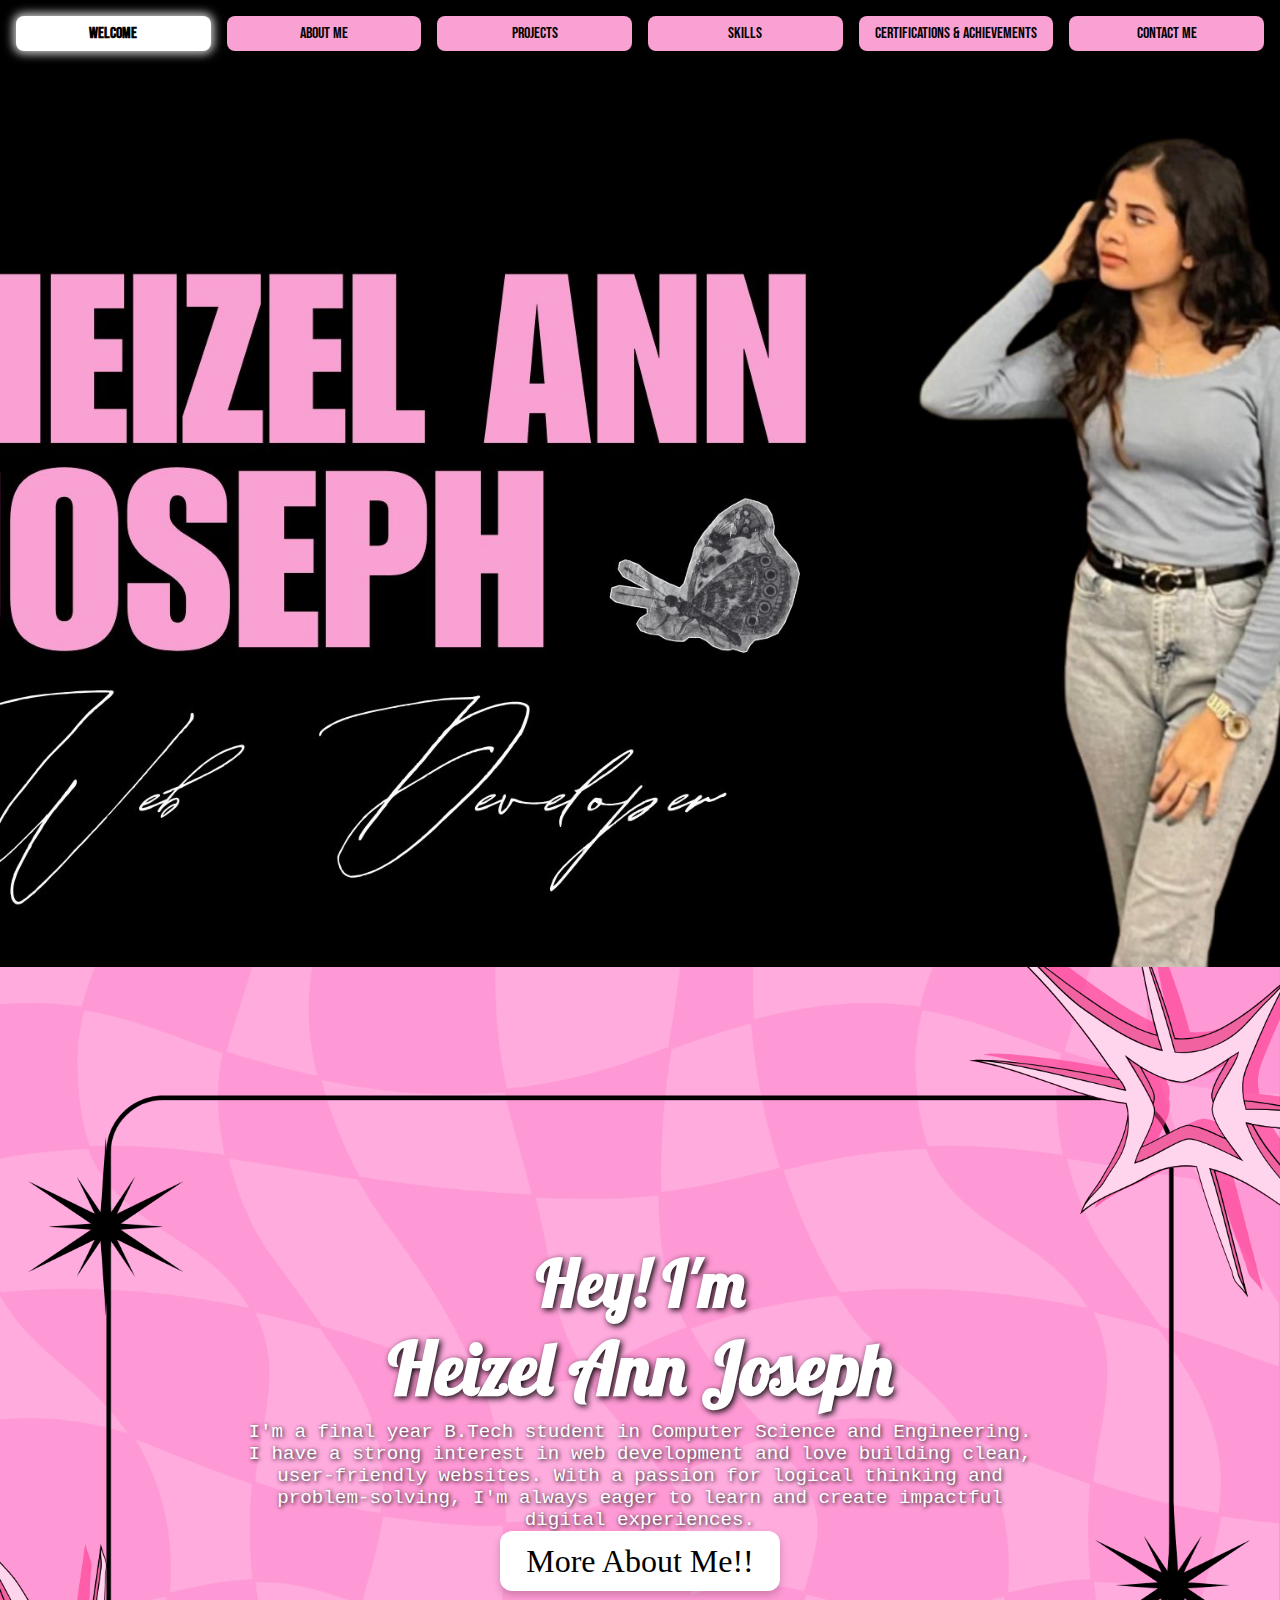
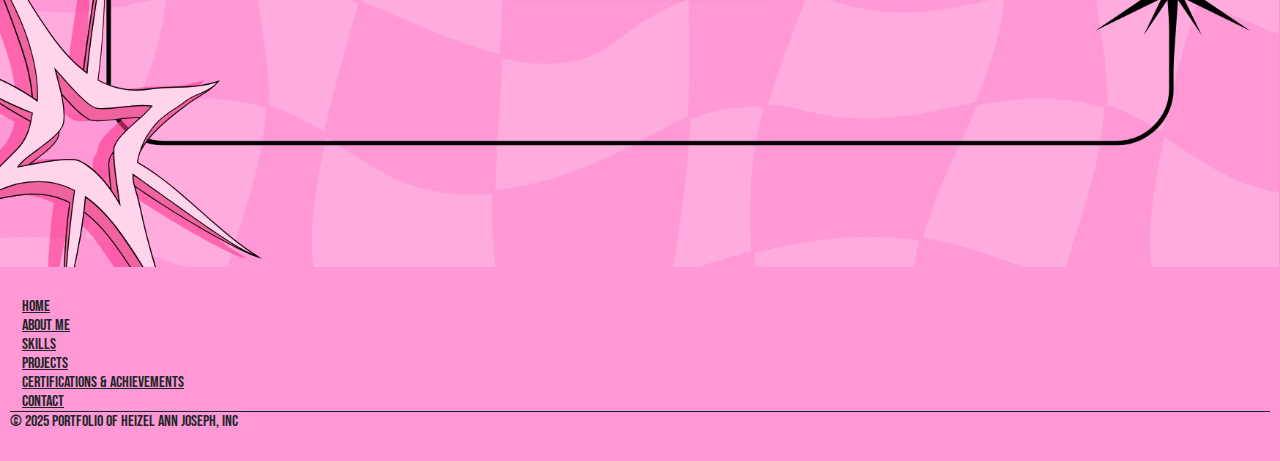
<file: index.html>
<!DOCTYPE html>
<html lang="en">
<head>
  <meta charset="UTF-8" />
  <meta name="viewport" content="width=device-width, initial-scale=1.0" />
  <title>Heizel's Studio</title>
  
  <link href="https://cdn.jsdelivr.net/npm/bootstrap@5.3.6/dist/css/bootstrap.min.css" 
        rel="stylesheet" 
        integrity="sha384-4Q6Gf2aSP4eDXB8Miphtr37CMZZQ5oXLH2yaXMJ2w8e2ZtHTl7GptT4jmndRuHDT" 
        crossorigin="anonymous" />

  <link rel="preconnect" href="https://fonts.googleapis.com">
  <link rel="preconnect" href="https://fonts.gstatic.com" crossorigin>
  <link href="https://fonts.googleapis.com/css2?family=Bebas+Neue&family=Pacifico&family=Lobster&display=swap" rel="stylesheet">

 <link rel="stylesheet" href="style.css">
</head>
<body> 

<div class="container">
  <header class="d-flex justify-content-center py-3">
    <ul class="nav nav-pills">
      <li class="nav-item">
       <a href="./index.html" class="nav-link active">Welcome</a>
      </li>
      <li class="nav-item">
        <a href="./about.html" class="nav-link">About Me</a>
      </li>
      <li class="nav-item">
        <a href="./projects.html" class="nav-link">Projects</a>
      </li>
      <li class="nav-item">
        <a href="./skills.html" class="nav-link">Skills</a>
      </li>
      <li class="nav-item">
        <a href="./cna.html" class="nav-link">Certifications & Achievements</a>
      </li>
      <li class="nav-item">
        <a href="./Contact.html" class="nav-link">Contact Me</a>
      </li>
    </ul>
  </header>
</div>





 <div class="hero-image"></div>


  
  <div class="section-fullscreen">
    <h1>Hey! I'm<br><span class="name"> Heizel Ann Joseph</span></h1>
    <p>I'm a final year B.Tech student in Computer Science and Engineering.
      I have a strong interest in web development and love building clean, user-friendly websites.
      With a passion for logical thinking and problem-solving,
      I'm always eager to learn and create impactful digital experiences.</p>

      <button class="about-btn" onclick="window.location.href='about.html'">
  More About Me!!
</button>

  </div>


<footer class="pinky mt-0 pt-3">
  <div class="container">
    <ul class="nav justify-content-center border-bottom-dark pb-3 mb-3">
      <li class="nav-item">
        <a href="#" class="nav-link px-2" style="color: #212529;">Home</a>
      </li>
      <li class="nav-item">
        <a href="./about.html" class="nav-link px-2" style="color: #212529;">About Me</a>
      </li>
      <li class="nav-item">
        <a href="./skills.html" class="nav-link px-2" style="color: #212529;">Skills</a>
      </li>
      <li class="nav-item">
        <a href="./projects.html" class="nav-link px-2" style="color: #212529;">Projects</a>
      </li>
      <li class="nav-item">
        <a href="./cna.html" class="nav-link px-2" style="color: #212529;">Certifications & Achievements</a>
      </li>
      <li class="nav-item">
        <a href="./Contact.html" class="nav-link px-2" style="color: #212529;">Contact</a>
      </li>
    </ul>
    <p class="text-center mb-0" style="color: #212529;">© 2025 Portfolio of Heizel Ann Joseph, Inc</p>
  </div>
</footer>



  
</body>
</html>
</file>
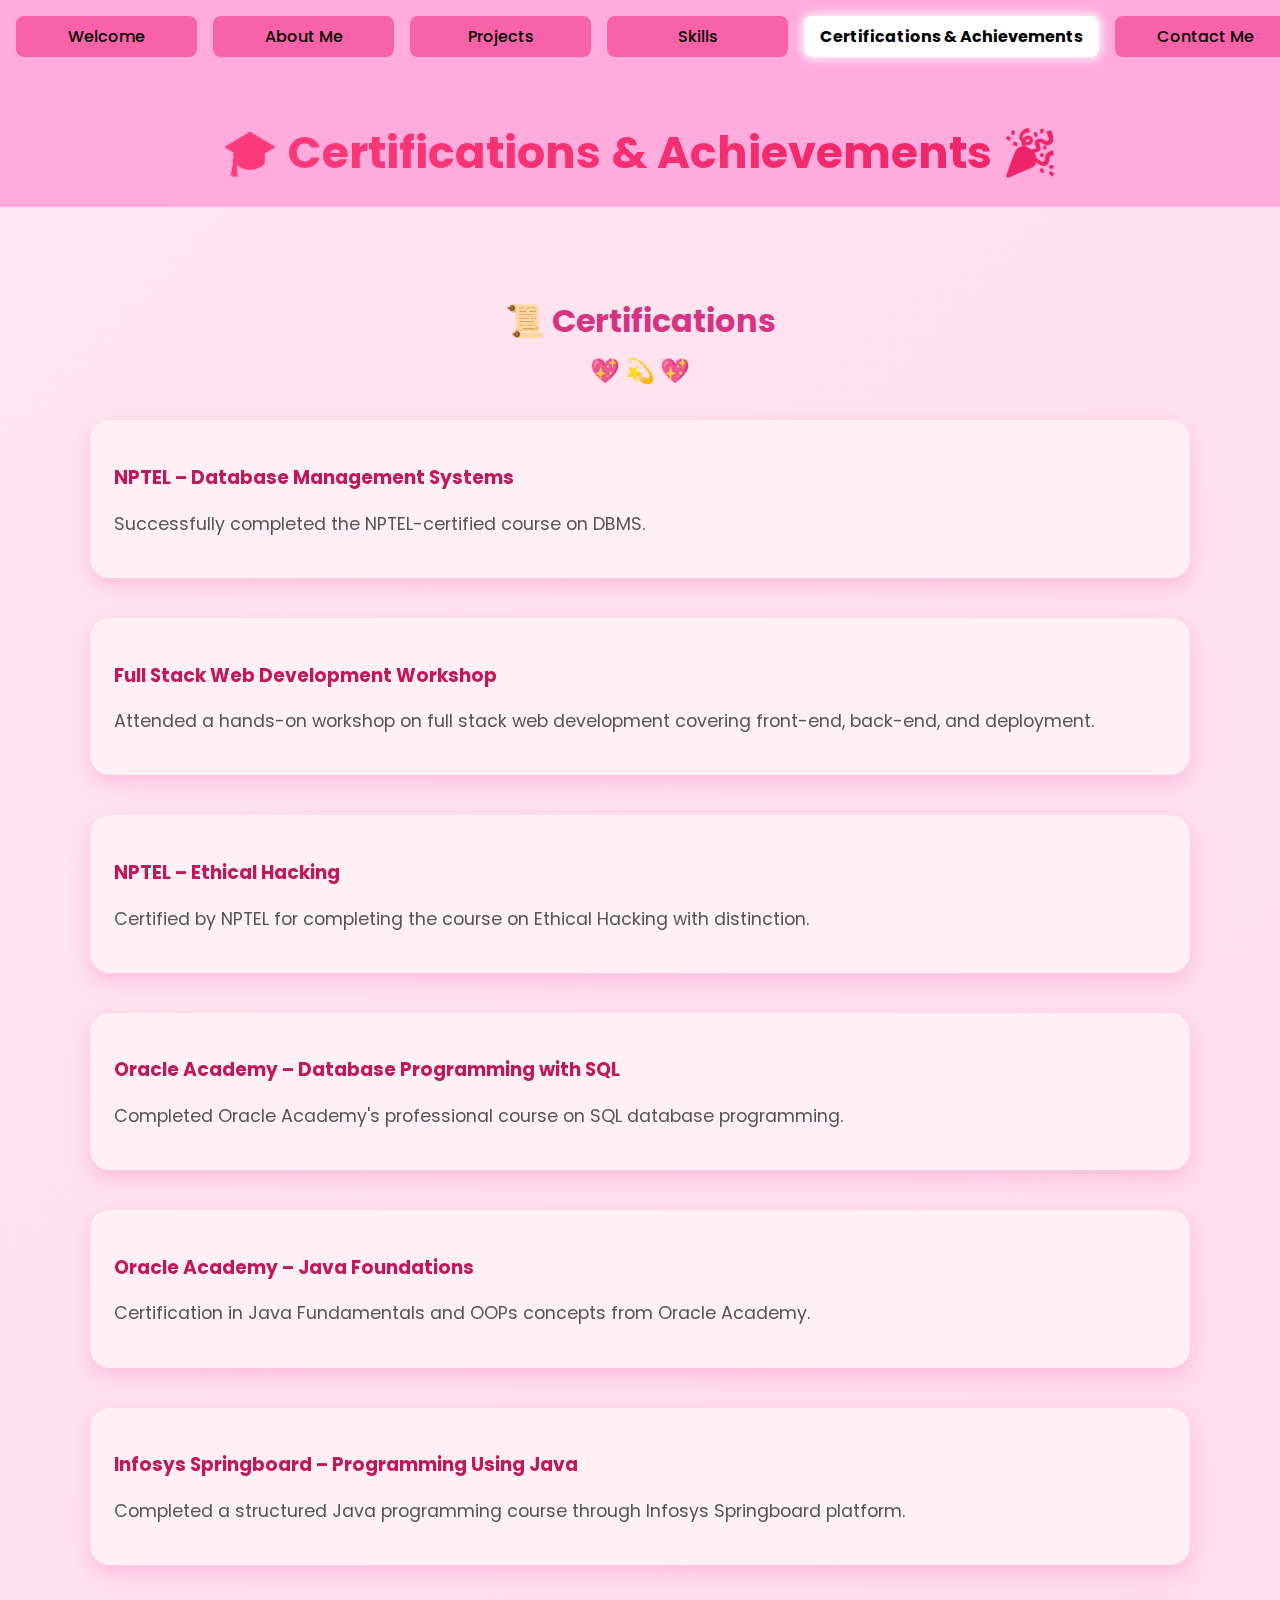
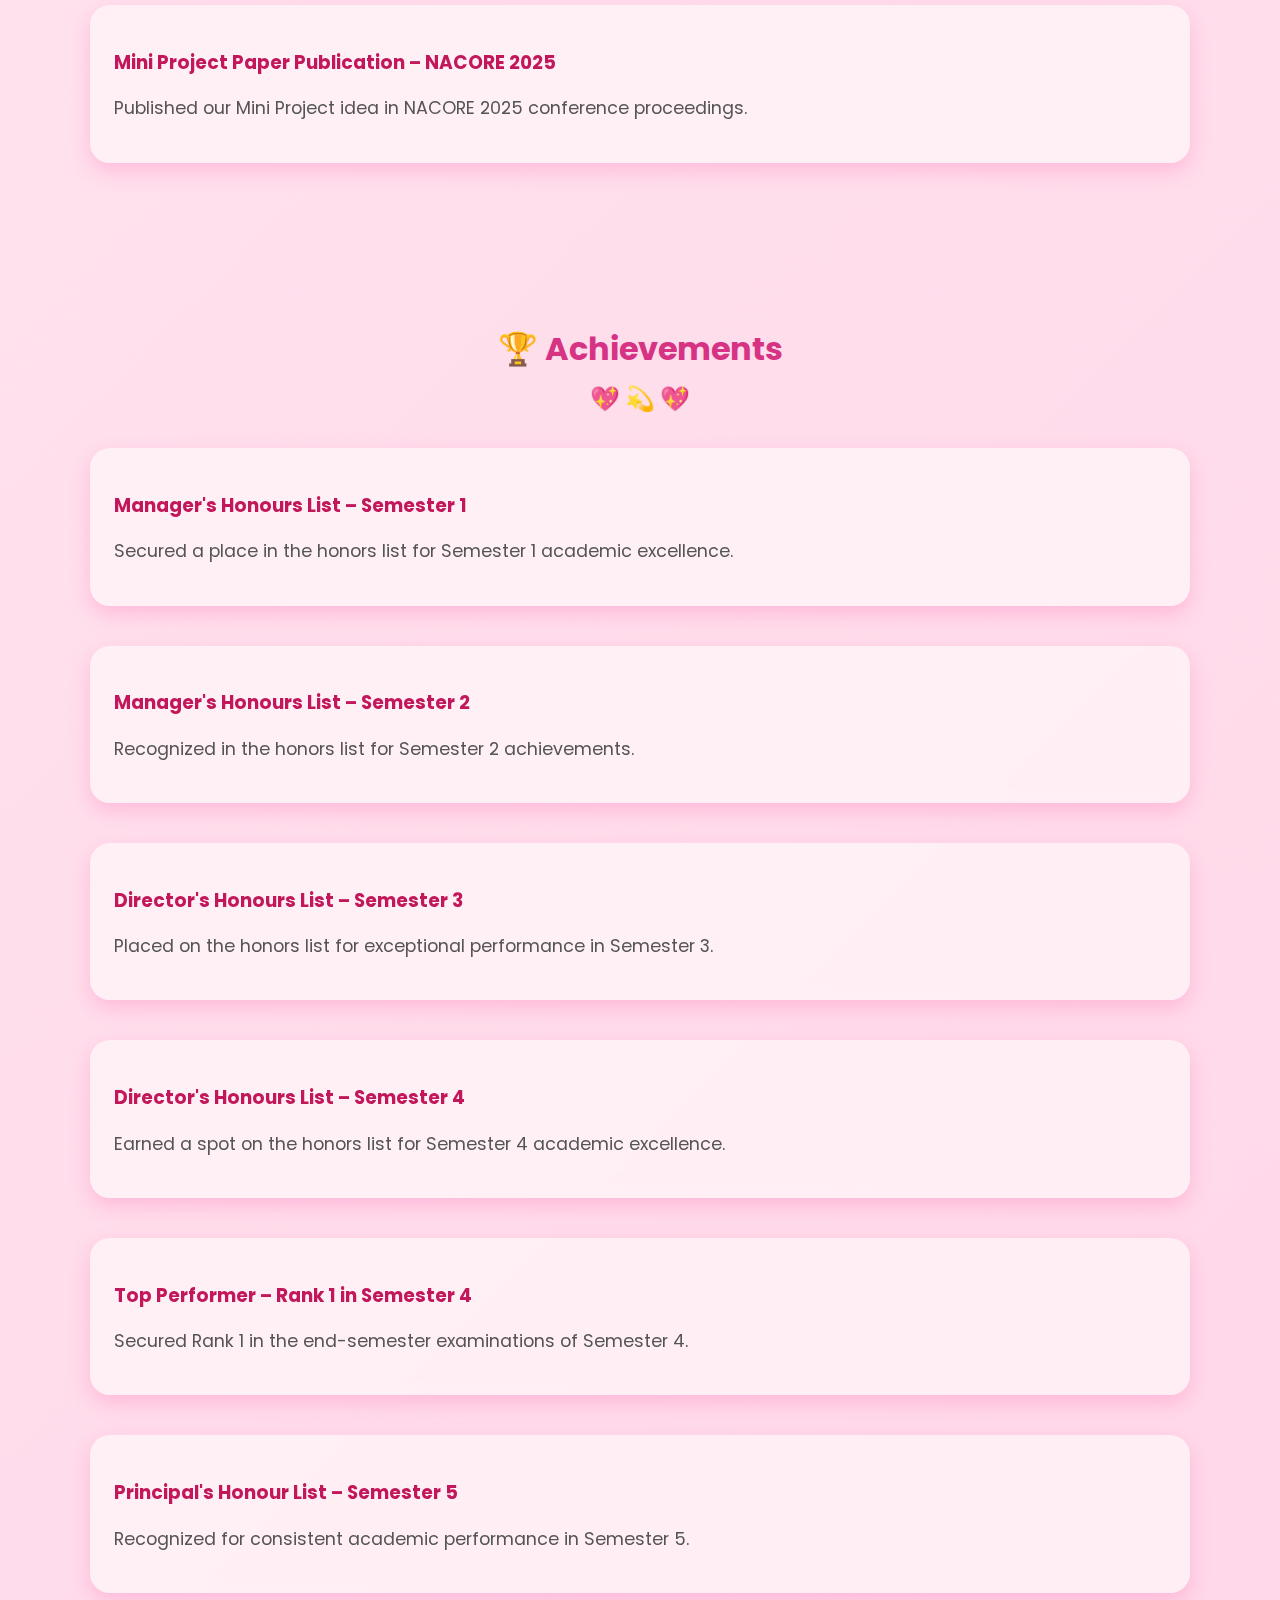
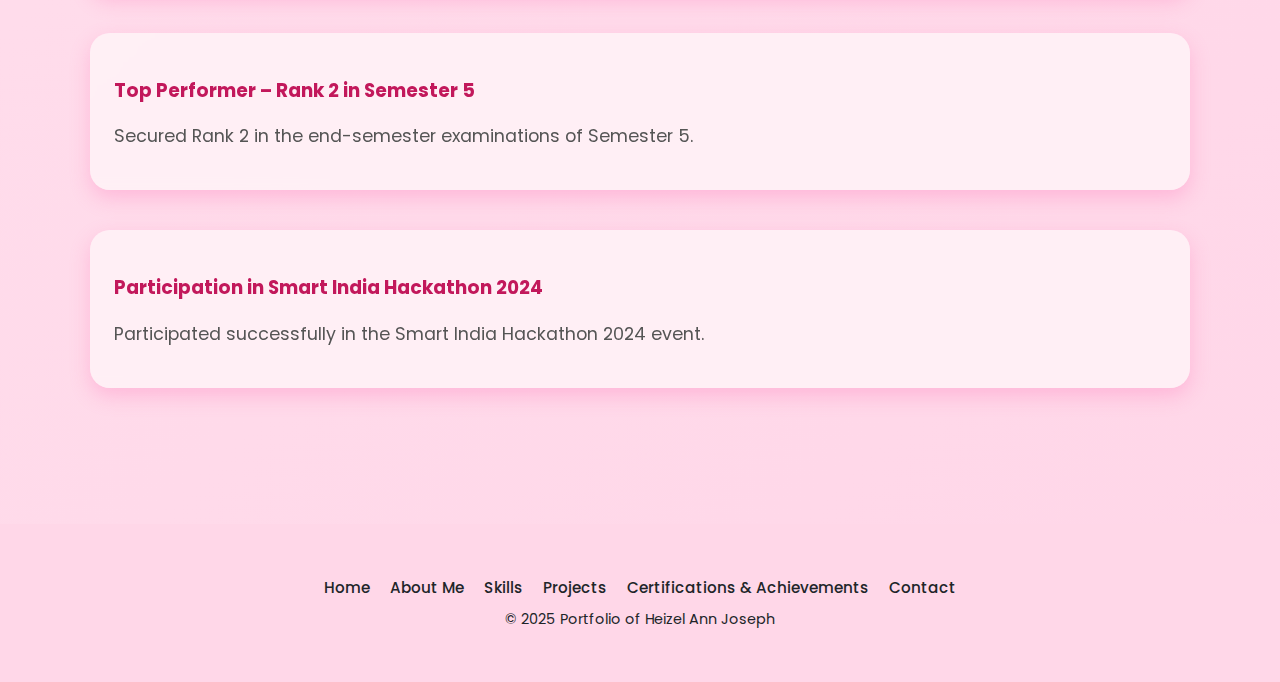
<file: cna.html>
<!DOCTYPE html>
<html lang="en">
<head>
  <meta charset="UTF-8" />
  <meta name="viewport" content="width=device-width, initial-scale=1.0"/>
  <title>Certifications & Achievements</title>
  <link href="https://fonts.googleapis.com/css2?family=Poppins:wght@300;500;700&display=swap" rel="stylesheet"/>
  <link rel="stylesheet" href="./certstyle.css" />
</head>
<body>

  <div class="container">
    <header class="d-flex justify-content-center py-3">
      <ul class="nav nav-pills">
        <li class="nav-item"><a href="./index.html" class="nav-link">Welcome</a></li>
        <li class="nav-item"><a href="./about.html" class="nav-link">About Me</a></li>
        <li class="nav-item"><a href="./projects.html" class="nav-link">Projects</a></li>
        <li class="nav-item"><a href="./skills.html" class="nav-link">Skills</a></li>
        <li class="nav-item"><a href="./cna.html" class="nav-link active">Certifications & Achievements</a></li>
        <li class="nav-item"><a href="./Contact.html" class="nav-link">Contact Me</a></li>
      </ul>
    </header>
  </div>

  <header>
    <h1>🎓 Certifications & Achievements 🎉</h1>
  </header>

  <section class="section">
    <h2>📜 Certifications</h2>

    <div class="card">
      <h3>NPTEL – Database Management Systems</h3>
      <p>Successfully completed the NPTEL-certified course on DBMS.</p>
    </div>

    <div class="card">
      <h3>Full Stack Web Development Workshop</h3>
      <p>Attended a hands-on workshop on full stack web development covering front-end, back-end, and deployment.</p>
    </div>

    <div class="card">
      <h3>NPTEL – Ethical Hacking</h3>
      <p>Certified by NPTEL for completing the course on Ethical Hacking with distinction.</p>
    </div>

    <div class="card">
      <h3>Oracle Academy – Database Programming with SQL</h3>
      <p>Completed Oracle Academy's professional course on SQL database programming.</p>
    </div>

    <div class="card">
      <h3>Oracle Academy – Java Foundations</h3>
      <p>Certification in Java Fundamentals and OOPs concepts from Oracle Academy.</p>
    </div>

    <div class="card">
      <h3>Infosys Springboard – Programming Using Java</h3>
      <p>Completed a structured Java programming course through Infosys Springboard platform.</p>
    </div>

    <div class="card">
      <h3>Mini Project Paper Publication – NACORE 2025</h3>
      <p>Published our Mini Project idea in NACORE 2025 conference proceedings.</p>
    </div>
  </section>

  <section class="section">
    <h2>🏆 Achievements</h2>

    <div class="card">
      <h3>Manager's Honours List – Semester 1</h3>
      <p>Secured a place in the honors list for Semester 1 academic excellence.</p>
    </div>

    <div class="card">
      <h3>Manager's Honours List – Semester 2</h3>
      <p>Recognized in the honors list for Semester 2 achievements.</p>
    </div>

    <div class="card">
      <h3>Director's Honours List – Semester 3</h3>
      <p>Placed on the honors list for exceptional performance in Semester 3.</p>
    </div>

    <div class="card">
      <h3>Director's Honours List – Semester 4</h3>
      <p>Earned a spot on the honors list for Semester 4 academic excellence.</p>
    </div>

    <div class="card">
      <h3>Top Performer – Rank 1 in Semester 4</h3>
      <p>Secured Rank 1 in the end-semester examinations of Semester 4.</p>
    </div>

    <div class="card">
      <h3>Principal's Honour List – Semester 5</h3>
      <p>Recognized for consistent academic performance in Semester 5.</p>
    </div>

    <div class="card">
      <h3>Top Performer – Rank 2 in Semester 5</h3>
      <p>Secured Rank 2 in the end-semester examinations of Semester 5.</p>
    </div>

    <div class="card">
      <h3>Participation in Smart India Hackathon 2024</h3>
      <p>Participated successfully in the Smart India Hackathon 2024 event.</p>
    </div>
  </section>

  <footer class="pinky">
    <div class="footer-container">
      <nav class="footer-nav">
        <a href="./index.html">Home</a>
        <a href="./about.html">About Me</a>
        <a href="./skills.html">Skills</a>
        <a href="./projects.html">Projects</a>
        <a href="./cna.html">Certifications & Achievements</a>
        <a href="./Contact.html">Contact</a>
      </nav>
      <p class="footer-copy">© 2025 Portfolio of Heizel Ann Joseph</p>
    </div>
  </footer>

</body> 
</html>
</file>
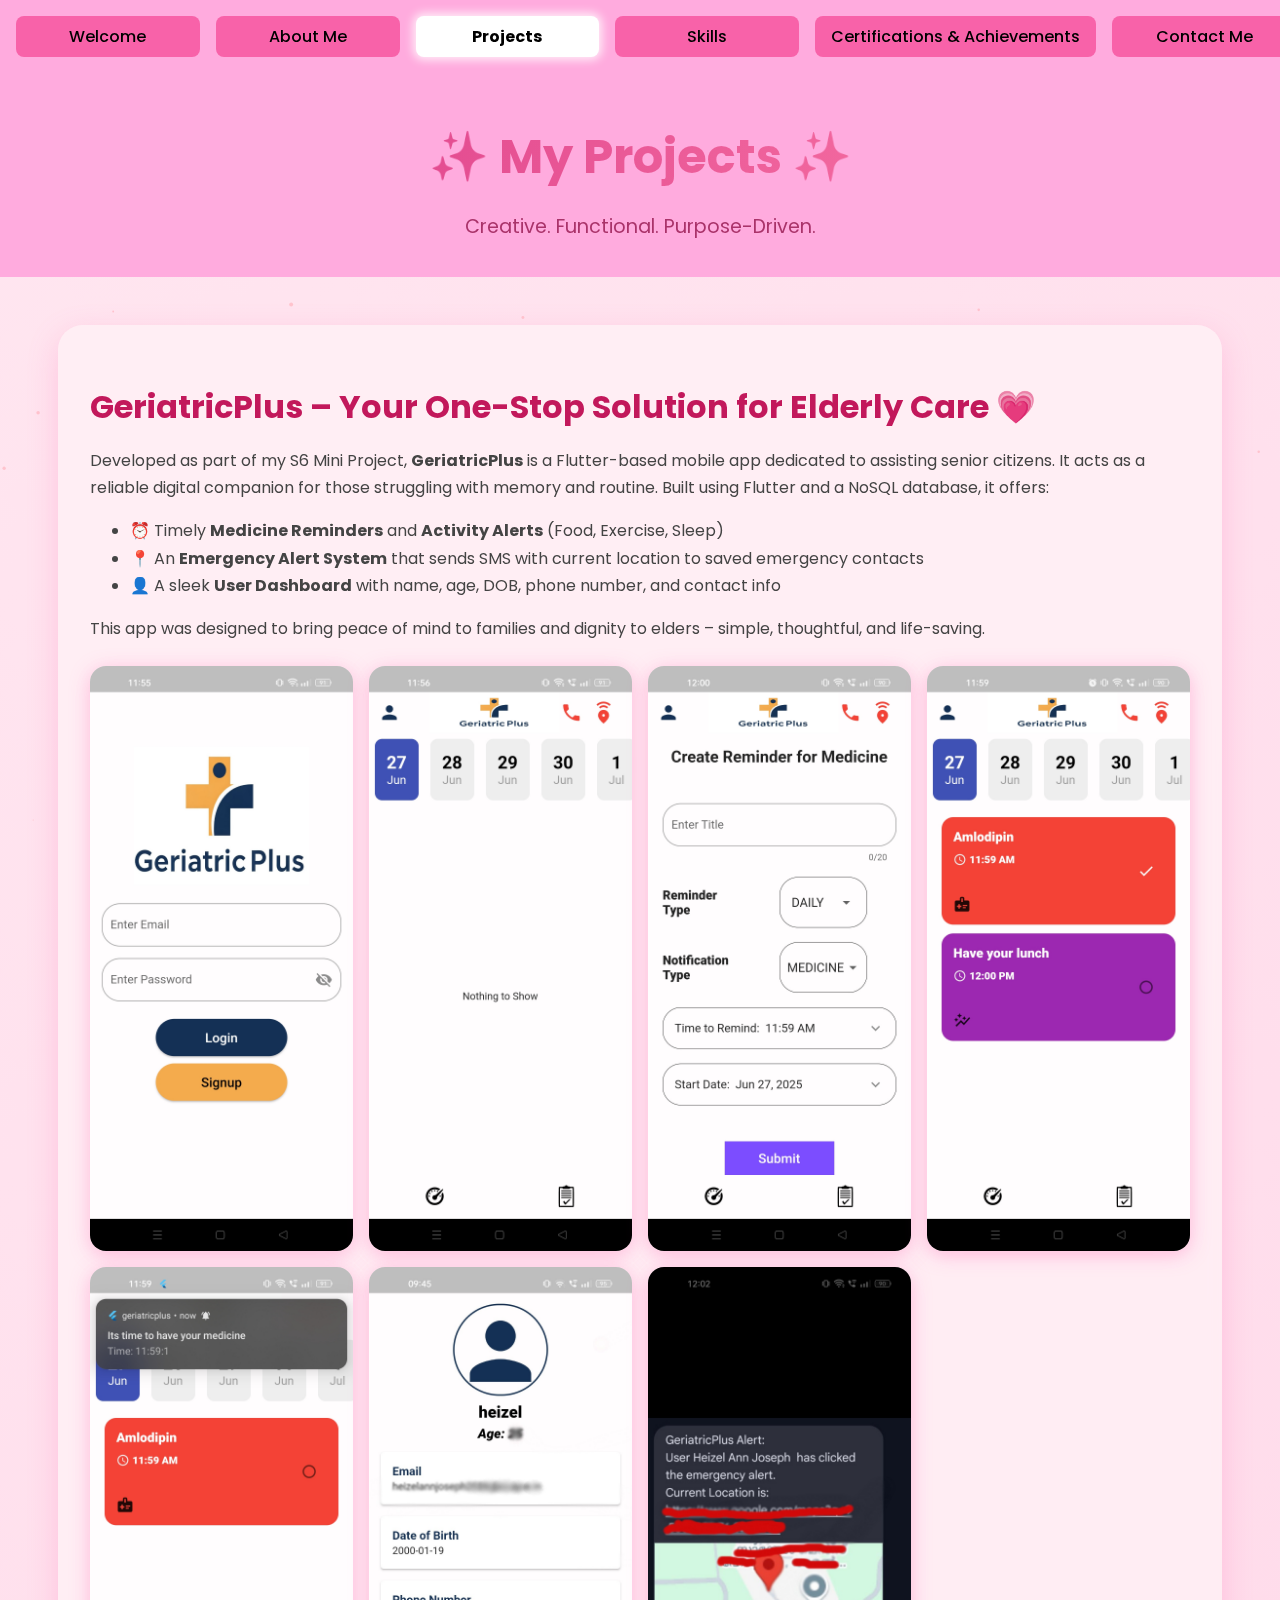
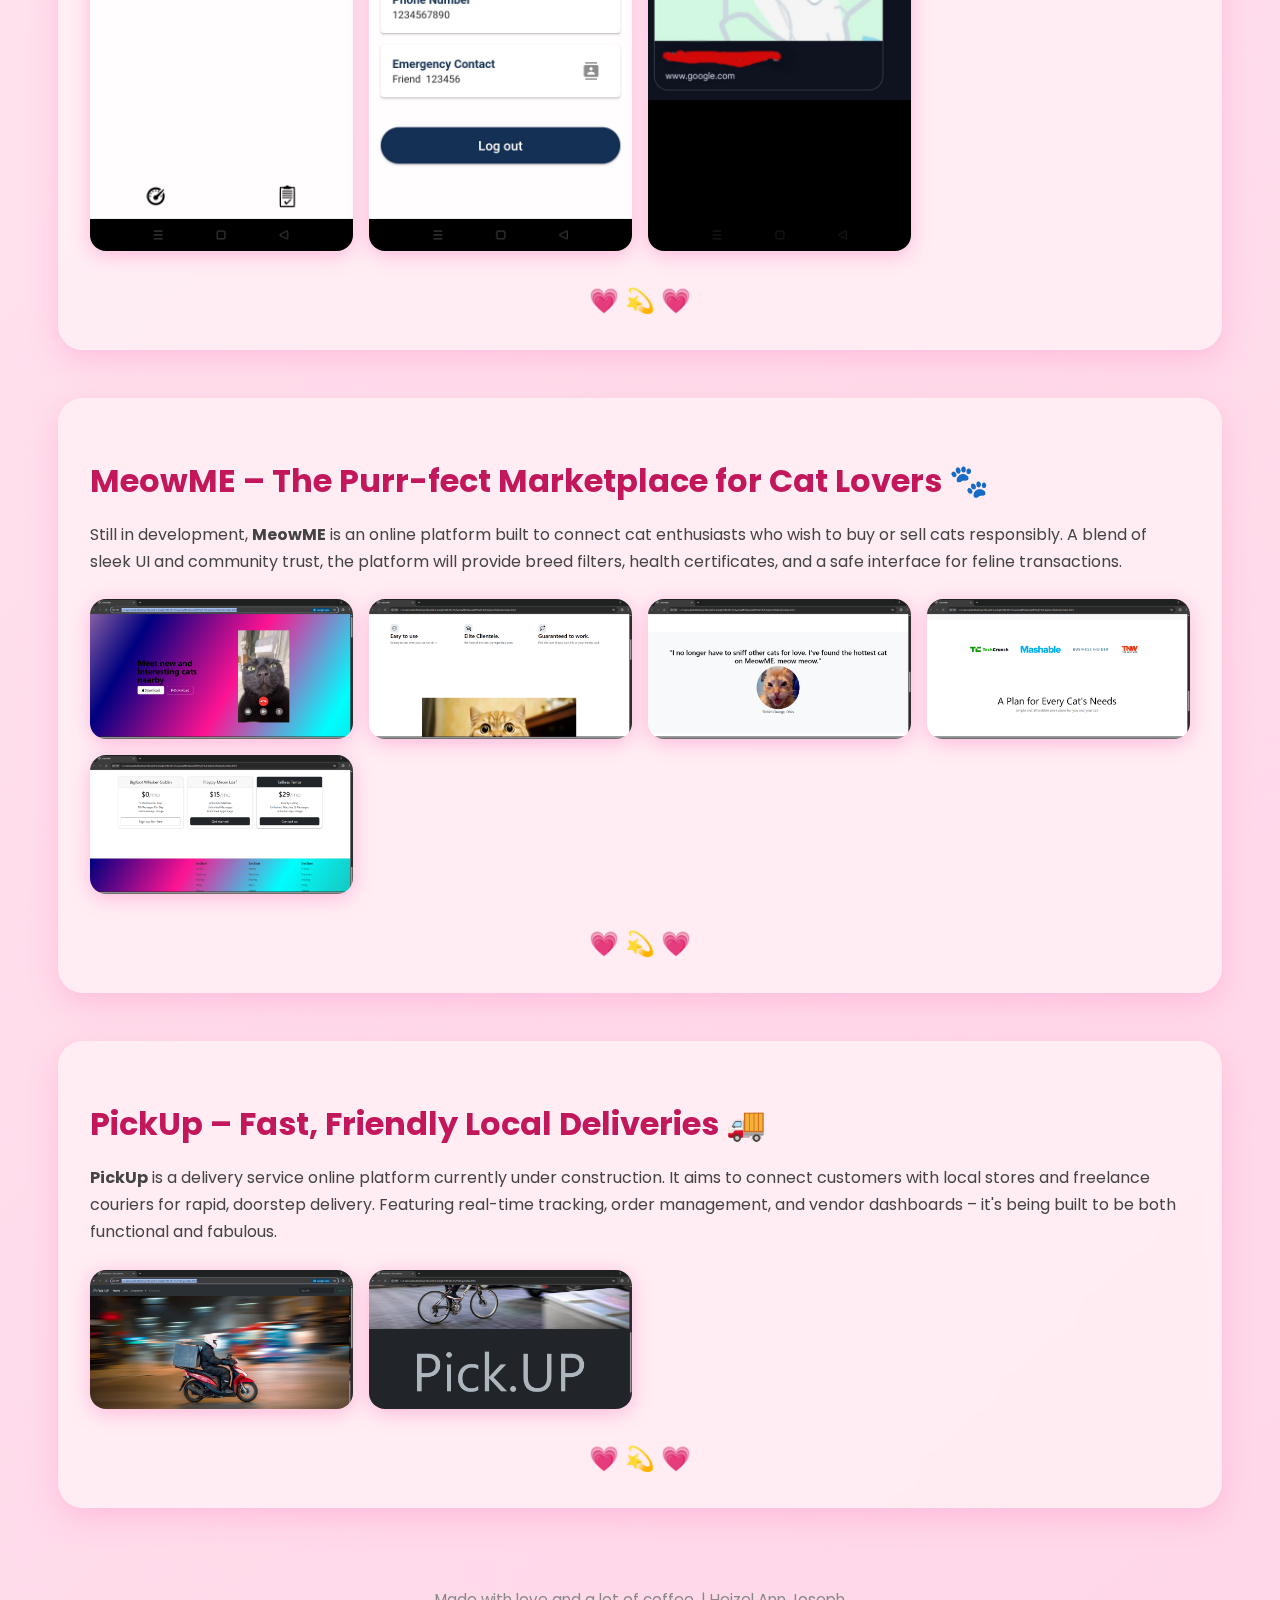
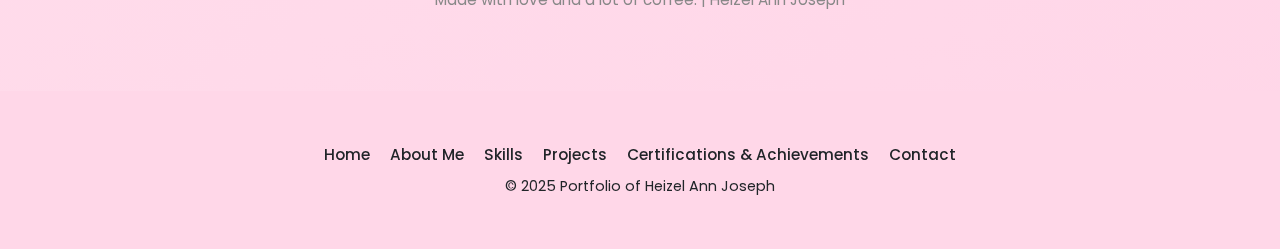
<file: projects.html>
<!DOCTYPE html>
<html lang="en">
<head>
  <meta charset="UTF-8" />
  <meta name="viewport" content="width=device-width, initial-scale=1.0"/>
  <title>My Projects</title>
  <link href="https://fonts.googleapis.com/css2?family=Poppins:wght@300;500;700&display=swap" rel="stylesheet"/>
  <link rel="stylesheet" href="./projstyle.css">
</head>
<body>

<canvas id="sparkles"></canvas>

<div class="container">
  <header class="d-flex justify-content-center py-3">
    <ul class="nav nav-pills">
      <li class="nav-item">
       <a href="./index.html" class="nav-link">Welcome</a>
      </li>
      <li class="nav-item">
        <a href="./about.html" class="nav-link">About Me</a>
      </li>
      <li class="nav-item">
        <a href="./projects.html" class="nav-link active">Projects</a>
      </li>
      <li class="nav-item">
        <a href="./skills.html" class="nav-link">Skills</a>
      </li>
      <li class="nav-item">
        <a href="./cna.html" class="nav-link">Certifications & Achievements</a>
      </li>
      <li class="nav-item">
        <a href="./Contact.html" class="nav-link">Contact Me</a>
      </li>
    </ul>
  </header>
</div>

  <header>
    <h1>✨ My Projects ✨</h1>
    <p>Creative. Functional. Purpose-Driven.</p>
  </header>
 
  <section class="project">
    <h2>GeriatricPlus – Your One-Stop Solution for Elderly Care 💗</h2>
    <p>
      Developed as part of my S6 Mini Project, <strong>GeriatricPlus</strong> is a Flutter-based mobile app dedicated to assisting senior citizens. It acts as a reliable digital companion for those struggling with memory and routine. Built using Flutter and a NoSQL database, it offers:
    </p>
    <ul style="margin-left: 1rem;">
      <li>⏰ Timely <strong>Medicine Reminders</strong> and <strong>Activity Alerts</strong> (Food, Exercise, Sleep)</li>
      <li>📍 An <strong>Emergency Alert System</strong> that sends SMS with current location to saved emergency contacts</li>
      <li>👤 A sleek <strong>User Dashboard</strong> with name, age, DOB, phone number, and contact info</li>
    </ul>
    <p>This app was designed to bring peace of mind to families and dignity to elders – simple, thoughtful, and life-saving.</p>
    <div class="gallery">
      <img src="./images/1.jpg" alt="GeriatricPlus Screenshot 1">
      <img src="./images/2.jpg" alt="GeriatricPlus Screenshot 2">
      <img src="./images/3.jpg" alt="GeriatricPlus Screenshot 3">
      <img src="./images/4.jpg" alt="GeriatricPlus Screenshot 4">
      <img src="./images/5.jpg" alt="GeriatricPlus Screenshot 5">
      <img src="./images/6.jpg" alt="GeriatricPlus Screenshot 6">
      <img src="./images/7.jpg" alt="GeriatricPlus Screenshot 7">
    </div>
  </section>

  <section class="project">
    <h2>MeowME – The Purr-fect Marketplace for Cat Lovers 🐾</h2>
    <p>
      Still in development, <strong>MeowME</strong> is an online platform built to connect cat enthusiasts who wish to buy or sell cats responsibly. A blend of sleek UI and community trust, the platform will provide breed filters, health certificates, and a safe interface for feline transactions.
    </p>
    <div class="gallery">
      <img src="./images/meow1.png" alt="MeowME Screenshot 1">
      <img src="./images/meow2.png" alt="MeowME Screenshot 2">
      <img src="./images/meow3.png" alt="MeowME Screenshot 1">
      <img src="./images/meow4.png" alt="MeowME Screenshot 2">
      <img src="./images/meow5.png" alt="MeowME Screenshot 1">
    </div>
  </section>

  <section class="project">
    <h2>PickUp – Fast, Friendly Local Deliveries 🚚</h2>
    <p>
      <strong>PickUp</strong> is a delivery service online platform currently under construction. It aims to connect customers with local stores and freelance couriers for rapid, doorstep delivery. Featuring real-time tracking, order management, and vendor dashboards – it's being built to be both functional and fabulous.
    </p>
    <div class="gallery">
      <img src="./images/pick1.png" alt="PickUp Screenshot 1">
      <img src="./images/pick2.png" alt="PickUp Screenshot 2">
    </div>
  </section>

  <footer>
    Made with love and a lot of coffee. | Heizel Ann Joseph
  </footer>
<script>
  const canvas = document.getElementById("sparkles");
  const ctx = canvas.getContext("2d");
  canvas.width = window.innerWidth;
  canvas.height = window.innerHeight;

  let sparkles = Array.from({length: 60}, () => ({
    x: Math.random() * canvas.width,
    y: Math.random() * canvas.height,
    r: Math.random() * 1.5 + 0.5,
    dx: (Math.random() - 0.5) * 0.5,
    dy: (Math.random() - 0.5) * 0.5
  }));

  function animate() {
    ctx.clearRect(0, 0, canvas.width, canvas.height);
    sparkles.forEach(p => {
      ctx.beginPath();
      ctx.arc(p.x, p.y, p.r, 0, Math.PI * 2);
      ctx.fillStyle = "rgba(255, 182, 193, 0.7)";
      ctx.fill();
      p.x += p.dx;
      p.y += p.dy;
      if (p.x < 0 || p.x > canvas.width) p.dx *= -1;
      if (p.y < 0 || p.y > canvas.height) p.dy *= -1;
    });
    requestAnimationFrame(animate);
  }
  animate();
</script>


<footer class="pinky">
  <div class="footer-container">
    <nav class="footer-nav">
      <a href="#">Home</a>
      <a href="./about.html">About Me</a>
      <a href="./skills.html">Skills</a>
      <a href="./projects.html">Projects</a>
      <a href="./cna.html">Certifications & Achievements</a>
      <a href="./Contact.html">Contact</a>
    </nav>
    <p class="footer-copy">© 2025 Portfolio of Heizel Ann Joseph</p>
  </div>
</footer>


</body>
</html>
</file>
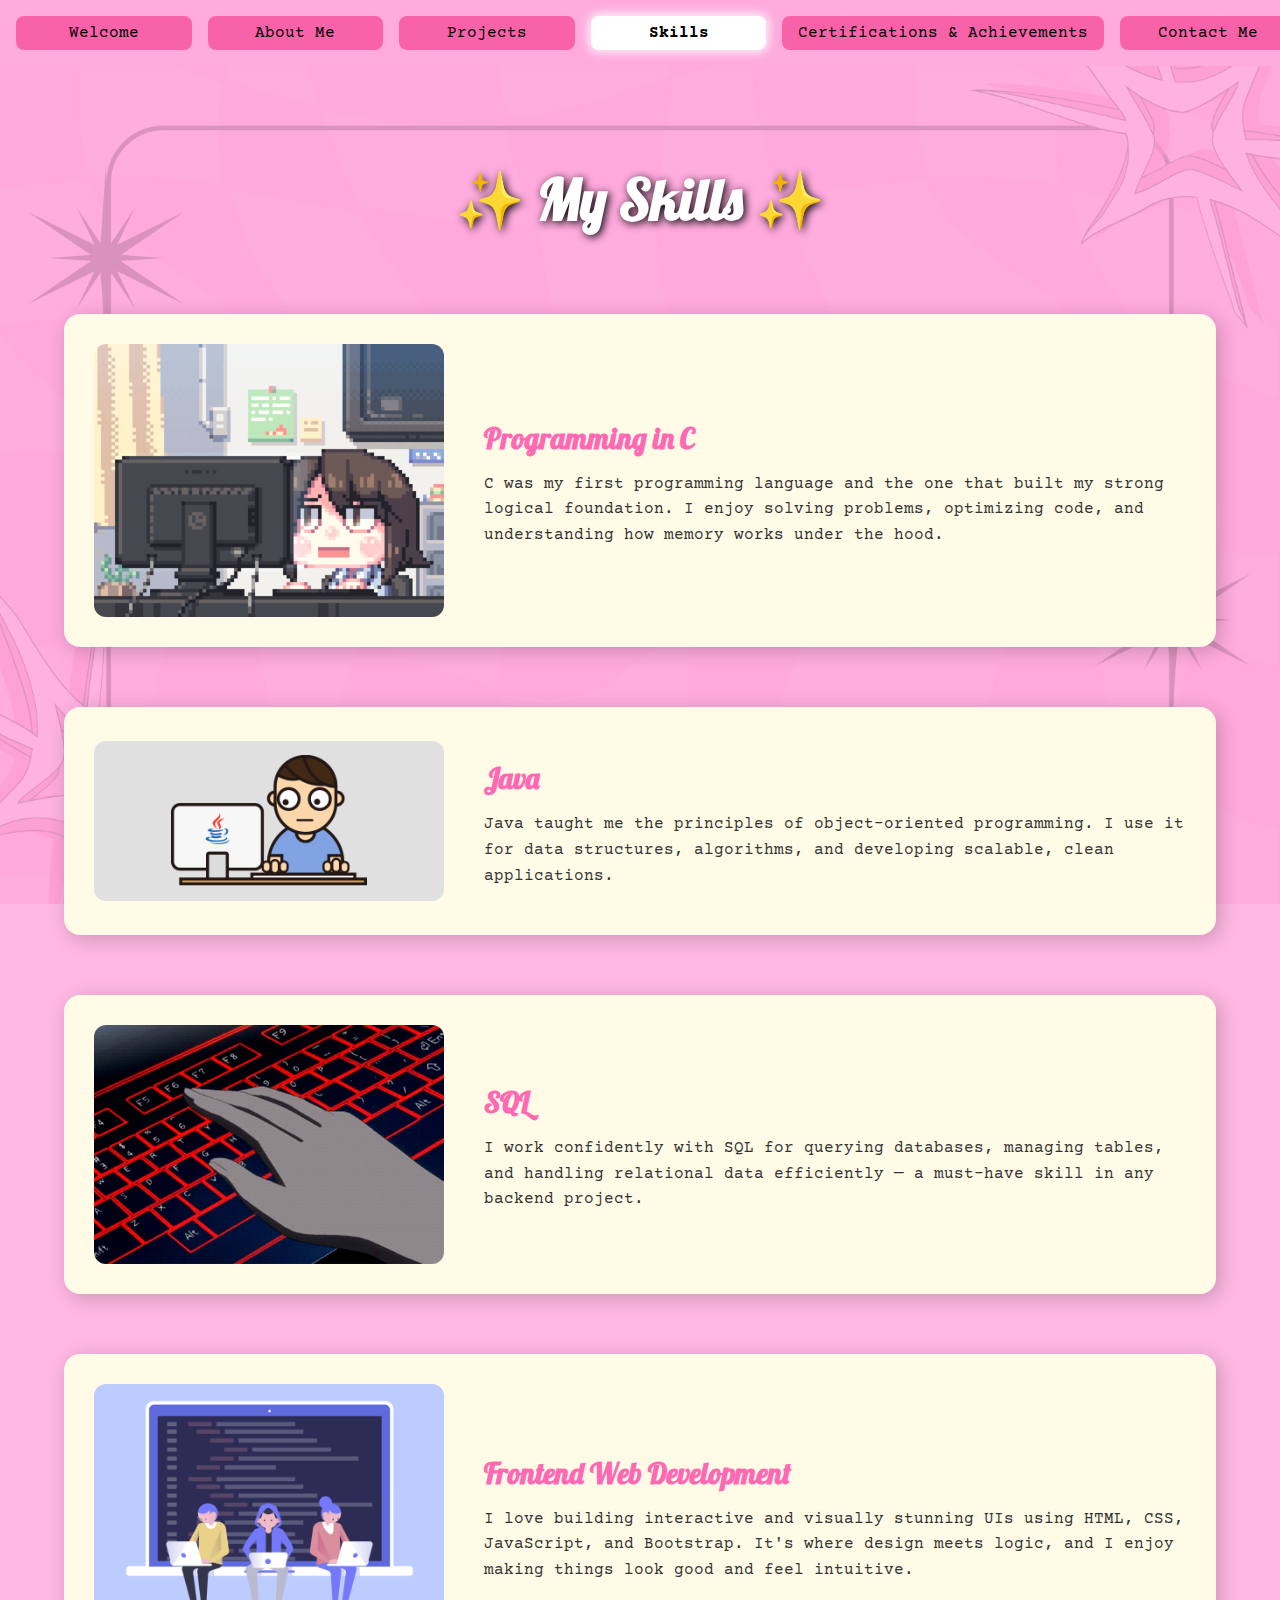
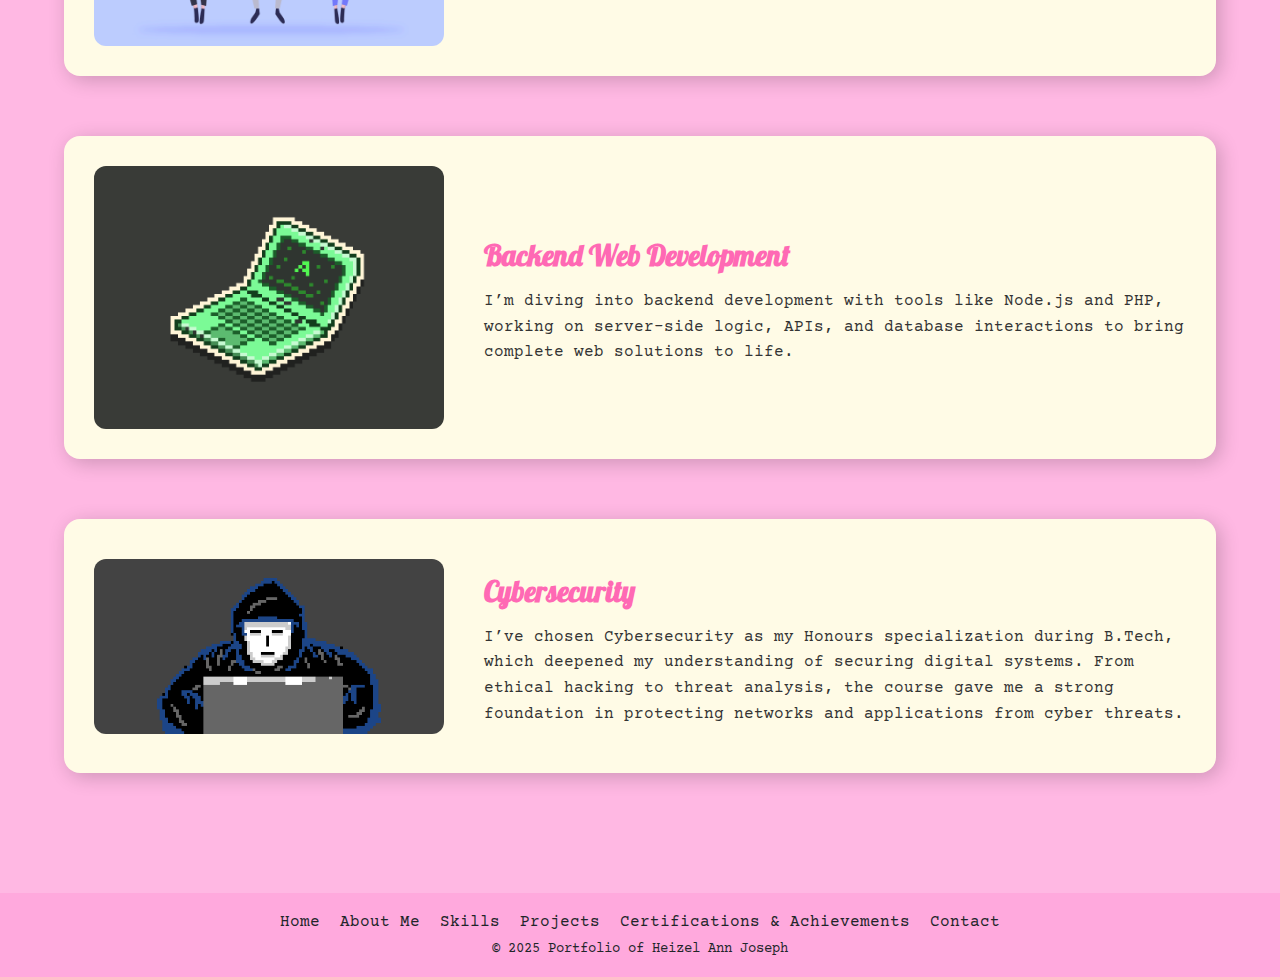
<file: skills.html>
<!DOCTYPE html>
<html lang="en">
<head>
  <meta charset="UTF-8">
  <meta name="viewport" content="width=device-width, initial-scale=1.0">
  <title>Skills</title>
  <link href="https://fonts.googleapis.com/css2?family=Lobster&family=Courier+Prime&display=swap" rel="stylesheet">
  <link rel="stylesheet" href="skill_style.css">
 
</head>
<body>
  <div class="container">
  <header class="d-flex justify-content-center py-3">
    <ul class="nav nav-pills">
      <li class="nav-item">
       <a href="./index.html" class="nav-link">Welcome</a>
      </li>
      <li class="nav-item">
        <a href="./about.html" class="nav-link">About Me</a>
      </li>
      <li class="nav-item">
        <a href="./projects.html" class="nav-link">Projects</a>
      </li>
      <li class="nav-item">
        <a href="./skills.html" class="nav-link active">Skills</a>
      </li>
      <li class="nav-item">
        <a href="./cna.html" class="nav-link">Certifications & Achievements</a>
      </li>
      <li class="nav-item">
        <a href="./Contact.html" class="nav-link">Contact Me</a>
      </li>
    </ul>
  </header>
</div>

  <div class="skills-section">
    <h1 class="skills-heading">✨ My Skills ✨</h1>

    <div class="skill-block">
      <img src="./images/c.gif" alt="Programming in C gif">
      <div class="skill-content">
        <h2 class="skill-title">Programming in C</h2>
        <p class="skill-description">C was my first programming language and the one that built my strong logical foundation. I enjoy solving problems, optimizing code, and understanding how memory works under the hood.</p>
      </div>
    </div>

    <div class="skill-block">
      <img src="./images/java.gif" alt="gif to represent java developer">
      <div class="skill-content">
        <h2 class="skill-title">Java</h2>
        <p class="skill-description">Java taught me the principles of object-oriented programming. I use it for data structures, algorithms, and developing scalable, clean applications.</p>
      </div>
    </div>

    <div class="skill-block">
      <img src="./images/new.gif" alt="SQL gif">
      <div class="skill-content">
        <h2 class="skill-title">SQL</h2>
        <p class="skill-description">I work confidently with SQL for querying databases, managing tables, and handling relational data efficiently — a must-have skill in any backend project.</p>
      </div>
    </div>

    <div class="skill-block">
      <img src="./images/webd.gif" alt="Frontend Web Development gif representation">
      <div class="skill-content">
        <h2 class="skill-title">Frontend Web Development</h2>
        <p class="skill-description">I love building interactive and visually stunning UIs using HTML, CSS, JavaScript, and Bootstrap. It's where design meets logic, and I enjoy making things look good and feel intuitive.</p>
      </div>
    </div>

    <div class="skill-block">
      <img src="./images/webdd.gif" alt="Backend Web Development gif representation">
      <div class="skill-content">
        <h2 class="skill-title">Backend Web Development</h2>
        <p class="skill-description">I’m diving into backend development with tools like Node.js and PHP, working on server-side logic, APIs, and database interactions to bring complete web solutions to life.</p>
      </div>
    </div>

    <div class="skill-block">
      <img src="./images/cyber.gif" alt="cybersecurity gif">
      <div class="skill-content">
        <h2 class="skill-title">Cybersecurity</h2>
        <p class="skill-description">I’ve chosen Cybersecurity as my Honours specialization during B.Tech, which deepened my understanding of securing digital systems. From ethical hacking to threat analysis, the course gave me a strong foundation in protecting networks and applications from cyber threats.</p>

      </div>
    </div>

  </div>

  <footer class="pinky">
  <div class="footer-container">
    <nav class="footer-nav">
      <a href="#">Home</a>
      <a href="./about.html">About Me</a>
      <a href="./skills.html">Skills</a>
      <a href="./projects.html">Projects</a>
      <a href="./cna.html">Certifications & Achievements</a>
      <a href="./Contact.html">Contact</a>
    </nav>
    <p class="footer-copy">© 2025 Portfolio of Heizel Ann Joseph</p>
  </div>
</footer>


</body> 
</html>
</file>
<file: style.css>
.name{
  animation: fontChange 8s infinite;
  font-size: 4.5rem;
  text-align: center;
  transition: all 0.5s ease-in-out;
}

@keyframes fontChange {
  0%   { font-family: "Playwrite AU SA", cursive; }
  10%  { font-family: "Pacifico", cursive; }
  20%  { font-family: "Bebas Neue", sans-serif; }
  30%  { font-family: "Lobster", cursive; }
  40% { font-family: "Playwrite AU SA", cursive; }
  50% { font-family: "Pacifico", cursive;}
  60% { font-family: "Bebas Neue", sans-serif, cursive;}
  70% { font-family: 'Trebuchet MS', 'Lucida Sans Unicode', 'Lucida Grande', 'Lucida Sans', Arial, sans-serif, cursive;}
  80% { font-family: 'Segoe UI', Tahoma, Geneva, Verdana, sans-serif, cursive;}
  90% {  font-family: "Playwrite AU SA", cursive;}
  100%{ font-family: "Pacifico", cursive;}
}

.hi, .Heizel{
  font-family: "Playwrite AU SA", cursive;
  font-optical-sizing: auto;
  font-weight:700;
  font-style: normal;
  font-size: larger;
  font-style:italic;
  font-family:cursive;
  align-items: center;
  justify-content: center;
}

    body, html {
      margin: 0;
      padding: 0;
      font-family: 'Bebas Neue', sans-serif;
    }

    .section-fullscreen {
      width: 100vw;
      height: 100vh;
      background: url('./images/pink bg.png') no-repeat center center;
      background-size: 100% 100%;
      display: flex;
      flex-direction: column;
      align-items: center;
      justify-content: center;
      text-align: center;
      color: white;
      padding: 20px;
    }

    .section-fullscreen h1 {
      font-size: 4rem;
      margin-bottom: 0.5rem;
      font-family: 'Lobster', cursive;
      text-shadow: 2px 2px 6px #000;
    }

    .section-fullscreen p {
      font-size: 1.2rem;
      max-width: 800px;
      font-family: 'Courier Prime', monospace;
      text-shadow: 1px 1px 4px #000;
    }

 .about-section {
  width: 100vw;
  height: 100vh;
  background: url('./images/pink bg.png') no-repeat center center;
  background-size: 100% 100%;
  display: flex;
  align-items: center;
  justify-content: center;
  gap: 40px;
  padding: 20px;
  box-sizing: border-box;
}


.pic img {
  width: 250px;
  height: 340px;
  border-radius: 10px;
  margin-right: 100px;
}



.text {
  width: 540px;           
  height: 270px;             
  background-color: #fffbe6;
  padding: 20px;
  border: 2px dashed #ffc107;
  border-radius: 10px;
  box-shadow: 0px 4px 12px rgba(0,0,0,0.1);
  font-family: 'Courier Prime', monospace;
  font-size: 0.95rem;
  line-height: 1.5;
  overflow-y: auto;
}

.pinky {
  background-color: #ff99d5;
  color: white;
}


.border-bottom-dark {
  border-bottom: 1px solid #212529 !important;
}

.container, header {
  padding-left: 0 !important;
  padding-right: 0 !important;
  margin-left: 0 !important;
  margin-right: 0 !important;
  max-width: 100% !important;
}

header {
  background-color: #000000;
  padding: 1rem 0;
}

header .nav-pills {
  display: flex;
  justify-content: space-between; 
  width: 100%; 
  margin: 0;
  padding: 0 1rem; 
  list-style: none;
  gap: 1rem; 
}

header .nav-item {
  flex: 1; 
}

header .nav-link {
  background-color: #f9a1d3;
  color: black !important;
  border-radius: 0.5rem;
  padding: 0.5rem 1rem;
  font-weight: 500;
  transition: transform 0.2s ease, background-color 0.3s ease;
  box-shadow: none;
  border: none;
  display: flex;
  justify-content: center;
}

header .nav-link:hover,
header .nav-link:focus {
  background-color: #fe5ea9 !important;
  color: black !important;
  transform: scale(1.1);
  z-index: 10;
  box-shadow: 0 4px 8px rgba(0,0,0,0.2);
}

header .nav-link.active {
  background-color: #f9a1d3 !important;
  color: black !important;
  font-weight: 500;
  transform: none;
  box-shadow: none;
  z-index: auto;
}


@import url('https://fonts.googleapis.com/css2?family=Courier+Prime&family=Lobster&display=swap');

* {
  margin: 0;
  padding: 0;
  box-sizing: border-box;
}



.star-frame {
  width: 100vw;
  height: 100vh;
  background: url('./images/pink bg.png') no-repeat center center;
  background-size: cover;
  display: flex;
  align-items: center;
  justify-content: center;
  padding: 40px;
}

.about-text-box {
  max-width: 1000px;
  width: 100%;
  padding: 40px;
  background: rgba(255, 255, 255, 0.07);
  backdrop-filter: blur(20px);
  border: 1px solid rgba(255, 255, 255, 0.2);
  border-radius: 20px;
  box-shadow: 0 0 25px rgba(255, 105, 180, 0.4);
  font-size: 1rem;
  line-height: 1.8;
  overflow: hidden;
  color: #ffffffd9;
}

.glow-heading {
  font-size: 2.4rem;
  font-family: 'Lobster', cursive;
  margin-bottom: 30px;
  color: white;
  text-shadow: 0 0 10px #ff6fcf, 0 0 20px #ff6fcf;
  animation: flicker 2s infinite alternate;
}

@keyframes flicker {
  0% { opacity: 1; text-shadow: 0 0 5px #ff6fcf; }
  100% { opacity: 0.85; text-shadow: 0 0 15px #ff6fcf; }
}

.line {
  white-space: pre-wrap;
  margin-bottom: 18px;
  font-size: 1.05rem;
}

.about-btn {
  width: 280px;
  height: 60px;
  font-size: 2rem;
  font-family: Georgia, 'Times New Roman', Times, serif, cursive;
  background-color: white;
  color: black;
  border: none;
  border-radius: 12px;
  box-shadow: 0 4px 8px rgba(0,0,0,0.2);
  transition: all 0.3s ease-in-out;
}

.about-btn:hover {
  background-color: #fe5ea9;
  color: black;
  transform: scale(1.1);
  box-shadow: 0 8px 16px rgba(0,0,0,0.3);
  cursor: pointer;
}

.hero-image {
  width: 100vw;
  min-height: 100vh;
  background: url('./images/newesttttt.jpg') no-repeat center center;
  background-size: cover;
  background-color: #000;
}

@media (max-width: 768px) {
  .section-fullscreen h1 {
    font-size: 2.2rem;
  }

  .name {
    font-size: 2.5rem;
  }

  .section-fullscreen p {
    font-size: 1rem;
    padding: 0 1rem;
  }

  .about-btn {
    width: 200px;
    height: 50px;
    font-size: 1.3rem;
  }

  header .nav-pills {
    flex-wrap: wrap;
    justify-content: center;
    gap: 0.5rem;
  }

  .about-text-box {
    padding: 20px;
  }

  .glow-heading {
    font-size: 1.8rem;
  }

  .line {
    font-size: 0.95rem;
  }
}

header .nav-link.active {
  background-color: white !important;
  color: black !important;
  font-weight: 600;
  transform: scale(1.05);
  box-shadow: 0 4px 8px rgba(0,0,0,0.15);
}


footer.pinky {
  backdrop-filter: blur(8px);
  padding: 30px 10px;
  margin-top: auto;
  width: 100%;
}

.footer-container {
  display: flex;
  flex-direction: column;
  align-items: center;
  text-align: center;
}

.footer-nav {
  display: flex;
  flex-wrap: wrap;
  justify-content: center;
  gap: 20px;
  margin-bottom: 10px;
}

.footer-nav a {
  text-decoration: none;
  color: black;
  font-weight: 500;
  transition: color 0.3s ease;
}

.footer-nav a:hover {
  color: white;
}

.footer-copy {
  font-size: 0.9rem;
  color: black;
  margin: 0;
}

footer .nav-link {
  color: #212529;
  transition: all 0.3s ease;
  padding: 6px 12px;
  border-radius: 8px;
}

footer .nav-link:hover {
  background-color: #ff6fcf;
  color: white !important;
  box-shadow: 0 4px 8px rgba(0, 0, 0, 0.15);
  transform: scale(1.05);
}

header {
  background-color: #000000;  
  padding: 1rem 0;
}

.about-page header {
  background-color: #ffabde !important;
}

.about-page header .nav-link {
  background-color: #f862a9 !important;
  color: black !important;
}

.about-page header .nav-link:hover,
.about-page header .nav-link:focus {
  background-color: #fd1392 !important;
  color: black !important;
  transform: scale(1.1);
  z-index: 10;
  box-shadow: 0 4px 8px rgba(0,0,0,0.2);
}



header .nav-link {
  text-decoration: none; 
}

header .nav-link {
  white-space: nowrap; 
}

header .nav-link.active {
  background-color: #ffffff !important;   
  color: black !important;              
  font-weight: 700;                       
  box-shadow: 0 0 10px 3px rgba(255, 255, 255, 0.8); 
  transform: none;
  z-index: 1;
  border-radius: 0.5rem;
  transition: transform 0.2s ease, background-color 0.3s ease;
}

header .nav-link:hover,
header .nav-link:focus {
  background-color: #fd1392 !important;  
  color: black !important;
  transform: scale(1.1);                  
  z-index: 10;
  box-shadow: 0 4px 8px rgba(0,0,0,0.2);
}

header .nav-link.active:hover,
header .nav-link.active:focus {
  background-color: #fd1392 !important;  
  color: black !important;
  transform: scale(1.1);
  box-shadow: 0 0 15px 5px rgba(253, 19, 146, 0.8);
  z-index: 11;
}
</file>
<file: certstyle.css>
body {
  font-family: 'Poppins', sans-serif;
  margin: 0;
  background: linear-gradient(135deg, #ffe6f0, #ffd6e8);
  color: #444;
  overflow-x: hidden;
}

header {
  text-align: center;
  padding: 3rem 1rem 2rem;
  color: #c2185b;
}

h1 {
  font-size: 2.8rem;
  background: linear-gradient(to right, #ff4081, #e91e63);
  -webkit-background-clip: text;
  -webkit-text-fill-color: transparent;
  margin-bottom: 0.3rem;
}

p {
  font-size: 1.1rem;
  color: #7a205f;
}

.section {
  width: 90%;
  max-width: 1100px;
  margin: 2rem auto;
  padding: 2rem 0;
}

.section h2 {
  font-size: 2rem;
  text-align: center;
  color: #d63384;
  margin-bottom: 2rem;
  position: relative;
}

.section h2::after {
  content: "💖 💫 💖";
  display: block;
  font-size: 1.5rem;
  margin-top: 0.5rem;
  color: #ec407a;
}

.card {
  background: rgba(255, 240, 245, 0.95);
  box-shadow: 0 8px 20px rgba(255, 105, 180, 0.3);
  border-radius: 20px;
  padding: 1.5rem;
  margin-bottom: 2.5rem;
  transition: transform 0.3s ease;
  backdrop-filter: blur(6px);
}

.card:hover {
  transform: scale(1.01);
}

.card h3 {
  color: #c2185b;
  margin-bottom: 0.5rem;
}

.card p {
  color: #555;
  margin-bottom: 1rem;
  line-height: 1.6;
}

embed {
  width: 100%;
  height: 400px;
  border-radius: 12px;
  box-shadow: 0 4px 10px rgba(255, 105, 180, 0.25);
}

footer {
  text-align: center;
  padding: 2rem 1rem;
  font-size: 0.95rem;
  color: #888;
  margin-top: 4rem;
}

@media (max-width: 900px) {
  h1 {
    font-size: 2.2rem;
  }

  .section h2 {
    font-size: 1.7rem;
  }

  embed {
    height: 320px;
  }
}

@media (max-width: 600px) {
  h1 {
    font-size: 1.8rem;
  }

  .section h2 {
    font-size: 1.5rem;
  }

  .card {
    padding: 1rem;
  }

  embed {
    height: 260px;
  }
}

.footer-container {
  display: flex;
  flex-direction: column;
  align-items: center;
  padding: 20px 10px;
  text-align: center;
}

.footer-nav {
  display: flex;
  flex-wrap: wrap;
  justify-content: center;
  gap: 20px;
  margin-bottom: 10px;
}

.footer-nav a {
  text-decoration: none;
  color: #212529;
  font-weight: 500;
  transition: color 0.3s ease;
}

.footer-nav a:hover {
  color: #fff;
}

.footer-copy {
  font-size: 0.9rem;
  color: #212529;
  margin: 0;
}

.pinky {
  background-color: #ffd7e8;
}

.container, header {
  padding-left: 0 !important;
  padding-right: 0 !important;
  margin-left: 0 !important;
  margin-right: 0 !important;
  max-width: 100% !important;
}

header {
  background-color: #ffabde; 
  padding: 1rem 0;
}

header .nav-pills {
  display: flex;
  justify-content: space-between; 
  width: 100%; 
  margin: 0;
  padding: 0 1rem; 
  list-style: none;
  gap: 1rem; 
}

header .nav-item {
  flex: 1; 
}

header .nav-link {
  background-color: #f862a9; 
  color: black !important; 
  border-radius: 0.5rem;
  padding: 0.5rem 1rem;
  font-weight: 500;
  transition: transform 0.2s ease, background-color 0.3s ease;
  box-shadow: none;
  border: none;
  display: flex;
  justify-content: center;
}

header .nav-link:hover,
header .nav-link:focus {
  background-color: #fd1392 !important; 
  color: black !important;
  transform: scale(1.1);
  z-index: 10;
  box-shadow: 0 4px 8px rgba(0,0,0,0.2);
}

header .nav-link.active {
  background-color: #f862a9 !important; 
  color: black !important;
  font-weight: 500;
  transform: none;
  box-shadow: none;
  z-index: auto;
}

header .nav-link {
  text-decoration: none; 
}

header .nav-link {
  white-space: nowrap; 
}

header .nav-link.active {
  background-color: #ffffff !important;  
  color: black !important;              
  font-weight: 700;                       
  box-shadow: 0 0 10px 3px rgba(255, 255, 255, 0.8); 
  transform: none;
  z-index: 1;
  border-radius: 0.5rem;
  transition: transform 0.2s ease, background-color 0.3s ease;
}

header .nav-link:hover,
header .nav-link:focus {
  background-color: #fd1392 !important;  
  color: black !important;
  transform: scale(1.1);                  
  z-index: 10;
  box-shadow: 0 4px 8px rgba(0,0,0,0.2);
}

header .nav-link.active:hover,
header .nav-link.active:focus {
  background-color: #fd1392 !important;  
  color: black !important;
  transform: scale(1.1);
  box-shadow: 0 0 15px 5px rgba(253, 19, 146, 0.8); 
  z-index: 11;
}
</file>
<file: projstyle.css>
body {
  font-family: 'Poppins', sans-serif;
  margin: 0;
  background: linear-gradient(135deg, #ffe6f0, #ffd6e8);
  color: #333;
  overflow-x: hidden;
}

canvas#sparkles {
  position: fixed;
  top: 0;
  left: 0;
  z-index: -1;
  pointer-events: none;
}

header {
  text-align: center;
  padding: 3rem 1rem 1rem;
  color: #d63384;
  position: relative;
  animation: fadeInDown 1s ease forwards;
}

@keyframes fadeInDown {
  from {
    opacity: 0;
    transform: translateY(-30px);
  }
  to {
    opacity: 1;
    transform: translateY(0);
  }
}

h1 {
  font-size: 3rem;
  margin-bottom: 0.3rem;
  background: linear-gradient(to right, #d63384, #ff80ab);
  -webkit-background-clip: text;
  -webkit-text-fill-color: transparent;
}

p {
  font-size: 1.2rem;
  color: #aa336a;
}

.project {
  background: rgba(255, 240, 245, 0.85);
  margin: 3rem auto;
  padding: 2rem;
  border-radius: 25px;
  width: 90%;
  max-width: 1100px;
  box-shadow: 0 10px 30px rgba(255, 105, 180, 0.25);
  backdrop-filter: blur(8px);
  transition: transform 0.3s ease;
  animation: fadeInUp 1s ease;
}

.project:hover {
  transform: scale(1.01);
}

.project h2 {
  color: #c2185b;
  font-size: 2rem;
  margin-bottom: 1rem;
}

.project p,
.project ul {
  font-size: 1rem;
  margin-bottom: 1rem;
  line-height: 1.7;
  color: #444;
}

.project ul {
  padding-left: 1.5rem;
}

.gallery {
  display: grid;
  grid-template-columns: repeat(auto-fill, minmax(220px, 1fr));
  gap: 1rem;
  margin-top: 1.5rem;
}

.gallery img {
  width: 100%;
  height: auto;
  border-radius: 16px;
  box-shadow: 0 4px 20px rgba(255, 105, 180, 0.4);
  transition: transform 0.4s ease, box-shadow 0.4s ease;
  object-fit: cover;
}

.gallery img:hover {
  transform: scale(1.07);
  box-shadow: 0 8px 28px rgba(255, 105, 180, 0.6);
}

section.project::after {
  content: "💗 💫 💗";
  display: block;
  text-align: center;
  font-size: 1.5rem;
  margin-top: 2rem;
  color: #d63384;
}

footer {
  text-align: center;
  padding: 2rem;
  font-size: 0.95rem;
  color: #888;
  margin-top: 3rem;
}

@keyframes fadeInUp {
  0% {
    opacity: 0;
    transform: translateY(30px);
  }
  100% {
    opacity: 1;
    transform: translateY(0);
  }
}

@media (max-width: 900px) {
  h1 {
    font-size: 2.5rem;
  }

  .project h2 {
    font-size: 1.7rem;
  }

  .gallery {
    grid-template-columns: repeat(auto-fill, minmax(180px, 1fr));
  }
}

@media (max-width: 600px) {
  h1 {
    font-size: 2.2rem;
  }

  p {
    font-size: 1rem;
  }

  .project h2 {
    font-size: 1.4rem;
  }

  .project {
    padding: 1.5rem 1rem;
  }

  .gallery {
    grid-template-columns: 1fr;
  }

  .gallery img {
    max-width: 100%;
    height: auto;
  }

  footer {
    padding: 1.5rem 1rem;
    font-size: 0.9rem;
  }
}

.footer-container {
  display: flex;
  flex-direction: column;
  align-items: center;
  padding: 20px 10px;
  text-align: center;
}

.footer-nav {
  display: flex;
  flex-wrap: wrap;
  justify-content: center;
  gap: 20px;
  margin-bottom: 10px;
}

.footer-nav a {
  text-decoration: none;
  color: #212529;
  font-weight: 500;
  transition: color 0.3s ease;
}

.footer-nav a:hover {
  color: #fff;
}

.footer-copy {
  font-size: 0.9rem;
  color: #212529;
  margin: 0;
}

.pinky {
  background-color: #ffd7e8;
}

.container, header {
  padding-left: 0 !important;
  padding-right: 0 !important;
  margin-left: 0 !important;
  margin-right: 0 !important;
  max-width: 100% !important;
}

header {
  background-color: #ffabde;  
  padding: 1rem 0;
}

header .nav-pills {
  display: flex;
  justify-content: space-between; 
  width: 100%; 
  margin: 0;
  padding: 0 1rem; 
  list-style: none;
  gap: 1rem; 
}

header .nav-item {
  flex: 1; 
}

header .nav-link {
  background-color: #f862a9; 
  color: black !important; 
  border-radius: 0.5rem;
  padding: 0.5rem 1rem;
  font-weight: 500;
  transition: transform 0.2s ease, background-color 0.3s ease;
  box-shadow: none;
  border: none;
  display: flex;
  justify-content: center;
}

header .nav-link:hover,
header .nav-link:focus {
  background-color: #fd1392 !important; 
  color: black !important;
  transform: scale(1.1);
  z-index: 10;
  box-shadow: 0 4px 8px rgba(0,0,0,0.2);
}

header .nav-link.active {
  background-color: #f862a9 !important; 
  color: black !important;
  font-weight: 500;
  transform: none;
  box-shadow: none;
  z-index: auto;
}

header .nav-link {
  text-decoration: none; 
}

header .nav-link {
  white-space: nowrap; 
}

header .nav-link.active {
  background-color: #ffffff !important;   
  color: black !important;                
  font-weight: 700;                       
  box-shadow: 0 0 10px 3px rgba(255, 255, 255, 0.8); 
  transform: none;
  z-index: 1;
  border-radius: 0.5rem;
  transition: transform 0.2s ease, background-color 0.3s ease;
}

header .nav-link:hover,
header .nav-link:focus {
  background-color: #fd1392 !important;  
  color: black !important;
  transform: scale(1.1);                
  z-index: 10;
  box-shadow: 0 4px 8px rgba(0,0,0,0.2);
}

header .nav-link.active:hover,
header .nav-link.active:focus {
  background-color: #fd1392 !important;  
  color: black !important;
  transform: scale(1.1);
  box-shadow: 0 0 15px 5px rgba(253, 19, 146, 0.8); 
  z-index: 11;
}
</file>
<file: skill_style.css>
body {
  margin: 0;
  padding: 0;
  font-family: 'Courier Prime', monospace;
  background: url('./images/pink bg.png') no-repeat center center fixed;
  background-size: cover;
}

.skills-section {
  padding: 60px 5%;
  background-color: rgba(255, 171, 222, 0.85);
}

.skills-heading {
  text-align: center;
  font-size: 3.5rem;
  font-family: 'Lobster', cursive;
  color: #fff;
  text-shadow: 2px 2px 8px #000;
  margin-bottom: 80px;
}

.skill-block {
  display: flex;
  align-items: center;
  margin-bottom: 60px;
  gap: 40px;
  background: #fffbe6;
  border-radius: 16px;
  padding: 30px;
  box-shadow: 4px 4px 20px rgba(0, 0, 0, 0.2);
}

.skill-block img {
  width: 350px;
  height: auto;
  border-radius: 12px;
  transition: transform 0.3s ease, box-shadow 0.3s ease;
}

.skill-block img:hover {
  transform: scale(1.1);
  box-shadow: 0 10px 20px rgba(0, 0, 0, 0.3);
  cursor: pointer;
}

.skill-content {
  max-width: 700px;
}

.skill-title {
  font-size: 1.8rem;
  font-family: 'Lobster', cursive;
  margin-bottom: 15px;
  color: #ff69b4;
}

.skill-description {
  font-size: 1rem;
  line-height: 1.6;
  color: #333;
}

@media (max-width: 900px) {
  .skills-heading {
    font-size: 2.8rem;
  }

  .skill-block {
    flex-direction: column;
    text-align: center;
    padding: 20px;
  }

  .skill-block img {
    width: 280px;
    margin-bottom: 20px;
  }

  .skill-content {
    max-width: 100%;
  }

  .skill-title {
    font-size: 1.6rem;
  }

  .skill-description {
    font-size: 0.95rem;
  }
}

@media (max-width: 600px) {
  .skills-heading {
    font-size: 2.2rem;
    margin-bottom: 60px;
  }

  .skill-block {
    gap: 20px;
    padding: 20px 15px;
  }

  .skill-block img {
    width: 100%;
    max-width: 300px;
  }

  .skill-title {
    font-size: 1.4rem;
  }

  .skill-description {
    font-size: 0.9rem;
  }
}

.footer-container {
  display: flex;
  flex-direction: column;
  align-items: center;
  padding: 20px 10px;
  text-align: center;
}

.footer-nav {
  display: flex;
  flex-wrap: wrap;
  justify-content: center;
  gap: 20px;
  margin-bottom: 10px;
}

.footer-nav a {
  text-decoration: none;
  color: #212529;
  font-weight: 500;
  transition: color 0.3s ease;
}

.footer-nav a:hover {
  color: #fff;
}

.footer-copy {
  font-size: 0.9rem;
  color: #212529;
  margin: 0;
}

.pinky {
  background-color: #ffa9dd;
}

.container, header {
  padding-left: 0 !important;
  padding-right: 0 !important;
  margin-left: 0 !important;
  margin-right: 0 !important;
  max-width: 100% !important;
}

header {
  background-color: #ffabde;  
  padding: 1rem 0;
}

header .nav-pills {
  display: flex;
  justify-content: space-between; 
  width: 100%; 
  margin: 0;
  padding: 0 1rem; 
  list-style: none;
  gap: 1rem; 
}

header .nav-item {
  flex: 1; 
}

header .nav-link {
  background-color: #f862a9; 
  color: black !important;  
  border-radius: 0.5rem;
  padding: 0.5rem 1rem;
  font-weight: 500;
  transition: transform 0.2s ease, background-color 0.3s ease;
  box-shadow: none;
  border: none;
  display: flex;
  justify-content: center;
}

header .nav-link:hover,
header .nav-link:focus {
  background-color: #fd1392 !important; 
  color: black !important;
  transform: scale(1.1);
  z-index: 10;
  box-shadow: 0 4px 8px rgba(0,0,0,0.2);
}

header .nav-link.active {
  background-color: #f862a9 !important; 
  color: black !important;
  font-weight: 500;
  transform: none;
  box-shadow: none;
  z-index: auto;
}

header .nav-link {
  text-decoration: none; 
}

header .nav-link {
  white-space: nowrap; 
}

header .nav-link.active {
  background-color: #ffffff !important;  
  color: black !important;                
  font-weight: 700;                    
  box-shadow: 0 0 10px 3px rgba(255, 255, 255, 0.8); 
  transform: none;
  z-index: 1;
  border-radius: 0.5rem;
  transition: transform 0.2s ease, background-color 0.3s ease;
}

header .nav-link:hover,
header .nav-link:focus {
  background-color: #fd1392 !important;  
  color: black !important;
  transform: scale(1.1);                  
  z-index: 10;
  box-shadow: 0 4px 8px rgba(0,0,0,0.2);
}

header .nav-link.active:hover,
header .nav-link.active:focus {
  background-color: #fd1392 !important;  
  color: black !important;
  transform: scale(1.1);
  box-shadow: 0 0 15px 5px rgba(253, 19, 146, 0.8);
  z-index: 11;
}
</file>
